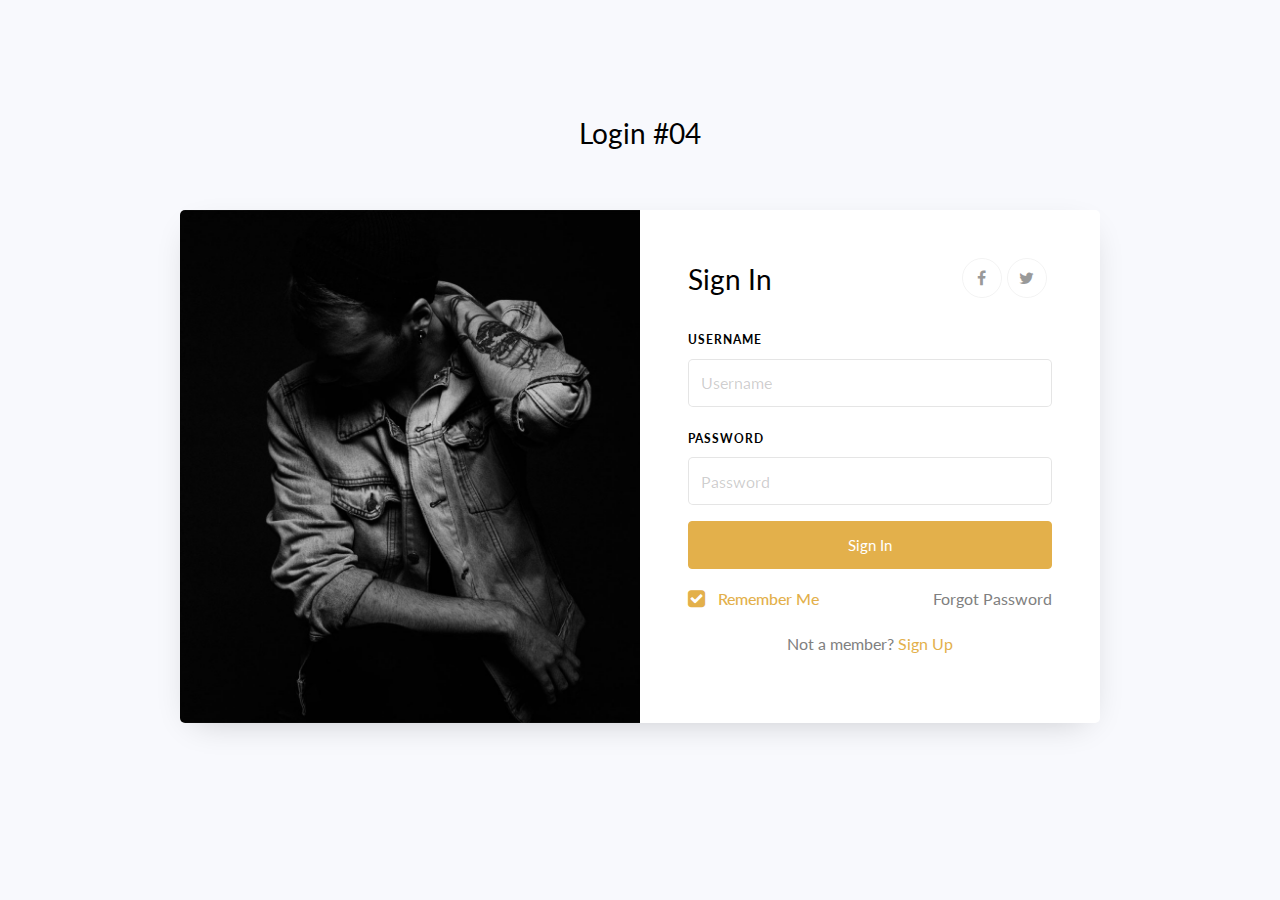
<file: login-form-14/login.html>
<!doctype html>
<html lang="en">
  <head>
  	<title>Login 04</title>
    <meta charset="utf-8">
    <meta name="viewport" content="width=device-width, initial-scale=1, shrink-to-fit=no">

	<link href="https://fonts.googleapis.com/css?family=Lato:300,400,700&display=swap" rel="stylesheet">

	<link rel="stylesheet" href="https://stackpath.bootstrapcdn.com/font-awesome/4.7.0/css/font-awesome.min.css">
	
	<link rel="stylesheet" href="css/style.css">

	</head>
	<body>
	<section class="ftco-section">
		<div class="container">
			<div class="row justify-content-center">
				<div class="col-md-6 text-center mb-5">
					<h2 class="heading-section">Login #04</h2>
				</div>
			</div>
			<div class="row justify-content-center">
				<div class="col-md-12 col-lg-10">
					<div class="wrap d-md-flex">
						<div class="img" style="background-image: url(images/bg-1.jpg);">
			      </div>
						<div class="login-wrap p-4 p-md-5">
			      	<div class="d-flex">
			      		<div class="w-100">
			      			<h3 class="mb-4">Sign In</h3>
			      		</div>
								<div class="w-100">
									<p class="social-media d-flex justify-content-end">
										<a href="#" class="social-icon d-flex align-items-center justify-content-center"><span class="fa fa-facebook"></span></a>
										<a href="#" class="social-icon d-flex align-items-center justify-content-center"><span class="fa fa-twitter"></span></a>
									</p>
								</div>
			      	</div>
							<form action="#" class="signin-form">
			      		<div class="form-group mb-3">
			      			<label class="label" for="name">Username</label>
			      			<input type="text" class="form-control" placeholder="Username" required>
			      		</div>
		            <div class="form-group mb-3">
		            	<label class="label" for="password">Password</label>
		              <input type="password" class="form-control" placeholder="Password" required>
		            </div>
		            <div class="form-group">
		            	<button type="submit" class="form-control btn btn-primary rounded submit px-3">Sign In</button>
		            </div>
		            <div class="form-group d-md-flex">
		            	<div class="w-50 text-left">
			            	<label class="checkbox-wrap checkbox-primary mb-0">Remember Me
									  <input type="checkbox" checked>
									  <span class="checkmark"></span>
										</label>
									</div>
									<div class="w-50 text-md-right">
										<a href="#">Forgot Password</a>
									</div>
		            </div>
		          </form>
		          <p class="text-center">Not a member? <a data-toggle="tab" href="#signup">Sign Up</a></p>
		        </div>
		      </div>
				</div>
			</div>
		</div>
	</section>

	<script src="js/jquery.min.js"></script>
  <script src="js/popper.js"></script>
  <script src="js/bootstrap.min.js"></script>
  <script src="js/main.js"></script>

	</body>
</html>
</file>
